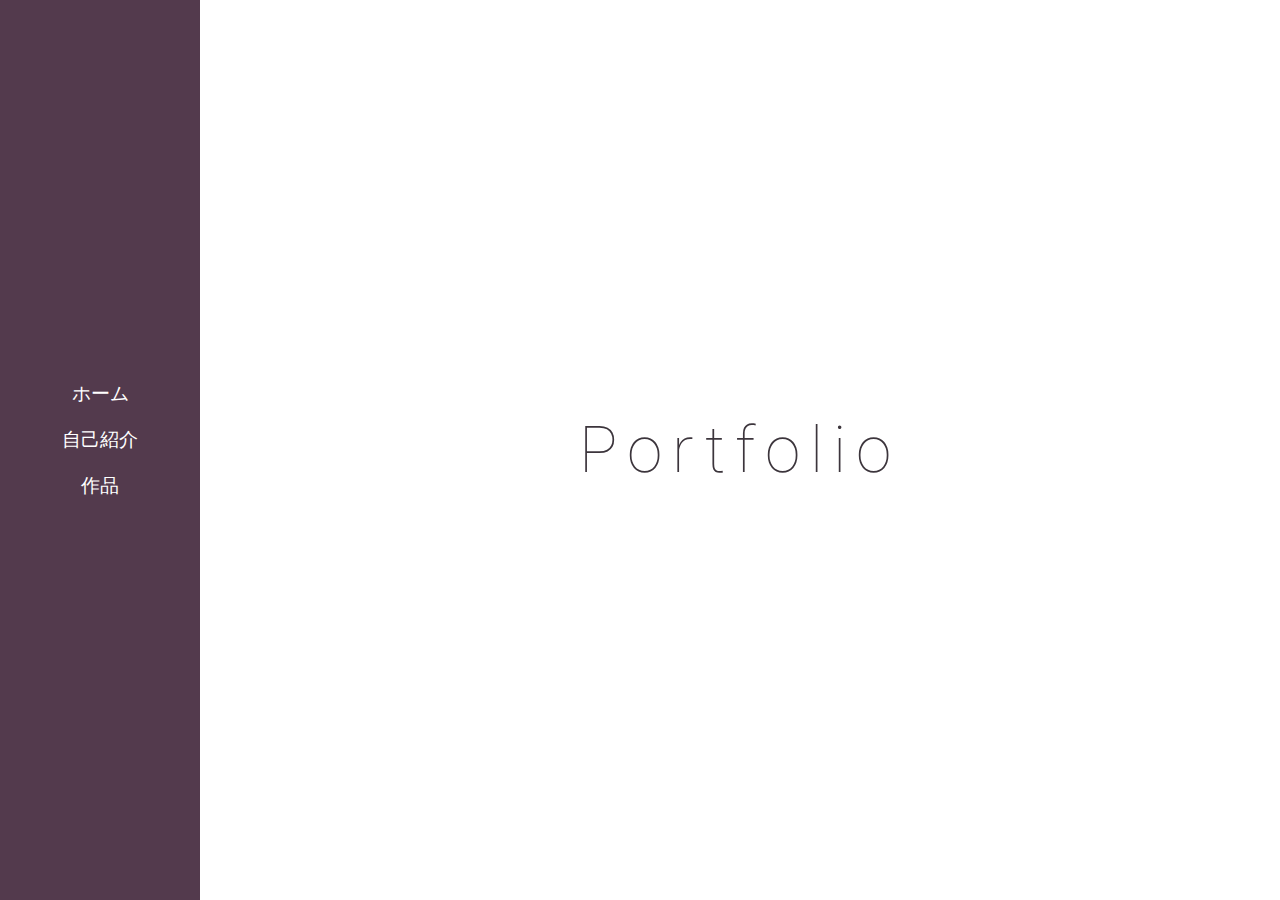
<file: index.html>
<!DOCTYPE html>
<html lang="ja">
<head>
    <meta charset="UTF-8">
    <meta name="viewport" content="width=device-width, initial-scale=1.0">
    <title>ポートフォリオ</title>
    <link rel="stylesheet" href="styles/style_home.css">
    <link href="https://fonts.googleapis.com/css2?family=Roboto:wght@700&display=swap" rel="stylesheet">
</head>

<body>
    <div class="container">
        <!-- navでリンク設定 -->
        <nav class="sidebar">
            <!--リスト-->
            <ul>
                <li><a href="#home" id="home-link">ホーム</a></li>
                <li><a href="#about" id="infroduction-link">自己紹介</a></li>
                <li><a href="#portfolio" id="work-link">作品</a></li>
            </ul>
        </nav>

        <main class="content">

            <h1 class="portfolio-title" id="portfolio-title">Portfolio</h1>
            
            <!-- 自己紹介 -->
            <section id="about-section_infroduction" class="hidden">
                <p>
                国際電子ビジネス専門学校　ITエンジニア科<div>
                ゲームプログラムコース３年制課程　在籍<div>
                宮城　響と申します。<div>
                
                専門学校では、チームや個人でのゲーム制作を通して<div>
                プログラミングを学んでおります。</div>
                </p>
            </section>

            <!-- 作品 -->
            <section id="about-section_work" class="hidden">
            <ul>
                <li><a href="#home">個人作品</a></li>
                <li><a href="#about">チーム作品</a></li>
                <li><a href="#portfolio">開発テンプレート</a></li>
            </ul>
            </section>

        </main>

    </div>
    <!-- javascriptの設定 -->
    <script src="scripts/home.js"></script>
</body>
</html>
</file>
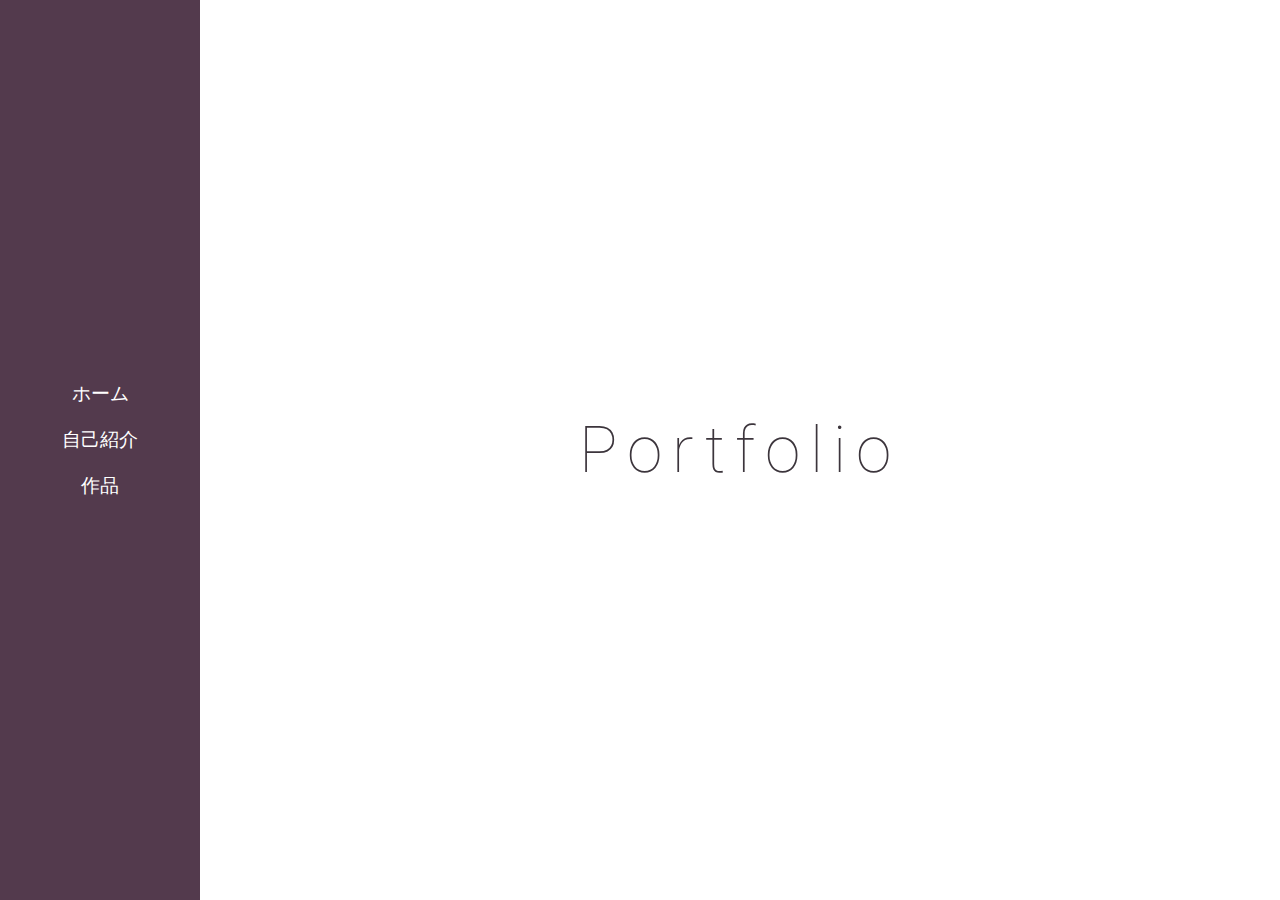
<file: site/index.html>
﻿<!DOCTYPE html>
<html lang="ja">
<head>
    <meta charset="UTF-8">
    <meta name="viewport" content="width=device-width, initial-scale=1.0">
    <title>ポートフォリオ</title>
    <link rel="stylesheet" href="../styles/style_home.css">
    <link href="https://fonts.googleapis.com/css2?family=Roboto:wght@700&display=swap" rel="stylesheet">
</head>

<body>
    <div class="container">
        <!-- navでリンク設定 -->
        <nav class="sidebar">
            <!--リスト-->
            <ul>
                <li><a href="#home" id="home-link">ホーム</a></li>
                <li><a href="#about" id="infroduction-link">自己紹介</a></li>
                <li><a href="#portfolio" id="work-link">作品</a></li> <!-- id属性を追加 -->
            </ul>
        </nav>

        <main class="content">

            <h1 class="portfolio-title" id="portfolio-title" class="not_up">Portfolio</h1> <!-- id属性を追加 -->
            
            <!-- 自己紹介 -->
            <section id="about-section_infroduction" class="hidden">
                <p>
                国際電子ビジネス専門学校　ITエンジニア科<div>
                ゲームプログラムコース３年制課程　在籍<div>
                宮城　響と申します。<div>
                
                専門学校では、チームや個人でのゲーム制作を通して<div>
                プログラミングを学んでおります。</div>
                </p>
            </section>

            <!-- 作品 -->
            <section id="about-section_work" class="hidden">
            <ul>
                <li><a href="#home">個人作品</a></li>
                <li><a href="#about">チーム作品</a></li>
                <li><a href="#portfolio">開発テンプレート</a></li>
            </ul>
            </section>

        </main>

    </div>
</body>
</html>

<script>

    document.addEventListener("DOMContentLoaded", function() {
        // 文字
        var portfolioTitle = document.getElementById('portfolio-title');
       

        var links = document.querySelectorAll('.sidebar ul li a');

        links.forEach(function(link) {
                // クリックされたなら
                link.addEventListener("click", function(event) {
                event.preventDefault(); // リンクのデフォルト動作を無効化

                var id = this.getAttribute('id'); // クリックされたリンクのID
                
                // 切替用関数
                Mode_Swich(id,portfolioTitle);
        });

    }); 

});
    
    // 表示切替用の関数
    // 1クリックしたリンクのID 2項目文字
    const Mode_Swich = (ID,title) =>
    {
        // クリック項目の表示と非表示を管理する変数
        var aboutSection = [document.getElementById('about-section_work'),
                            document.getElementById('about-section_infroduction')];

        // ホームがクリックされていればifに入らないので元の表示に戻る
        title.textContent = "Portfolio"; 

        // （下記は余裕があれば関数化する）
        // IDがportfolio-link（「作品」がクリックされたなら）
        if(ID == "work-link")
        {
        // ポートフォリオのタイトルのテキストを変更
        title.textContent = "Work"; 
        // hiddenを消すことで表示する
        aboutSection[0].classList.remove('hidden'); 
        }
        // クリックされていないかつhiddenになっていないなら
        else if(aboutSection[0].classList != 'hidden')
        {
        // hiddenをつけたし非表示にする
        aboutSection[0].classList.add('hidden'); 
        
        }

        // 自己紹介がクリックされたなら
        if(ID == "infroduction-link")
        {
        // ポートフォリオのタイトルのテキストを変更
        title.textContent = "Infroduction"; 
        // hiddenを消すことで表示する
        aboutSection[1].classList.remove('hidden'); 
        }
        // クリックされていないかつhiddenになっていないなら
        else if(aboutSection[1].classList != 'hidden')
        {
        // hiddenをつけたし非表示にする
        aboutSection[1].classList.add('hidden'); 
        
        }

    }

</script>
</file>
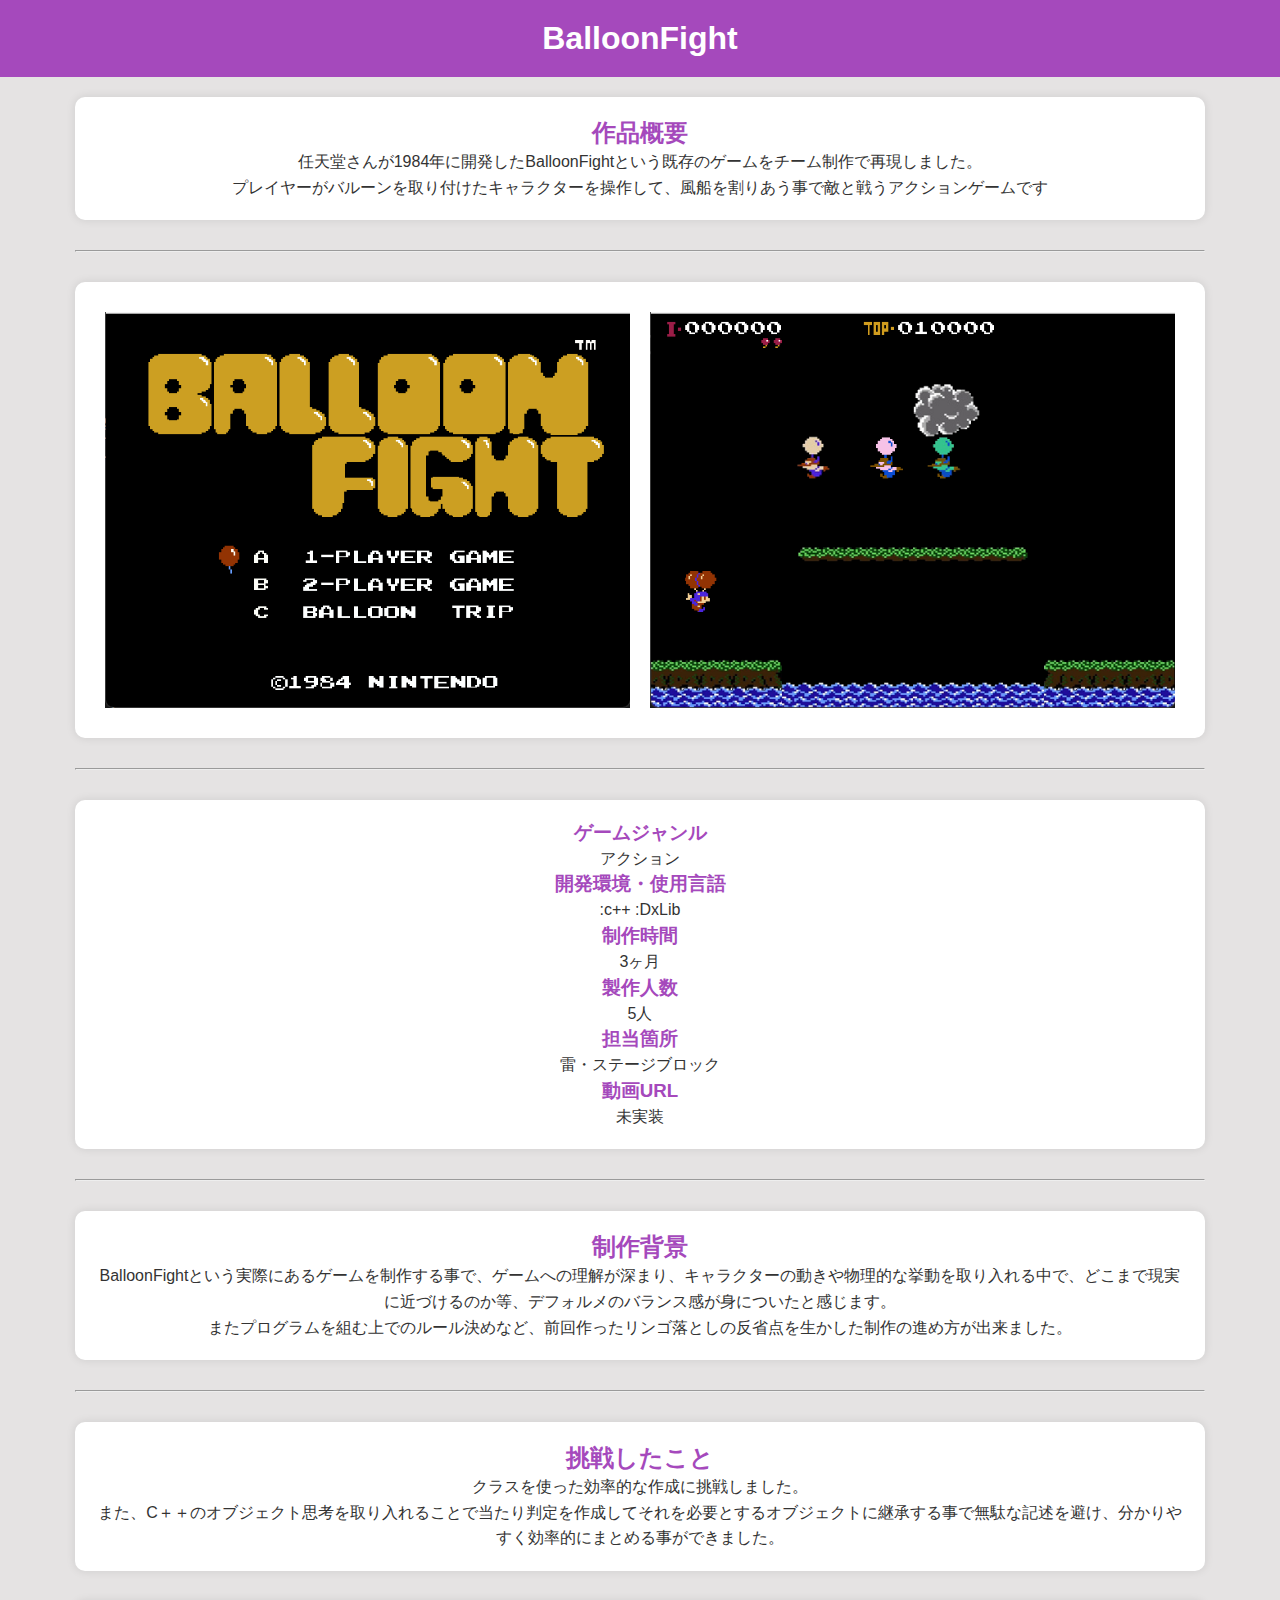
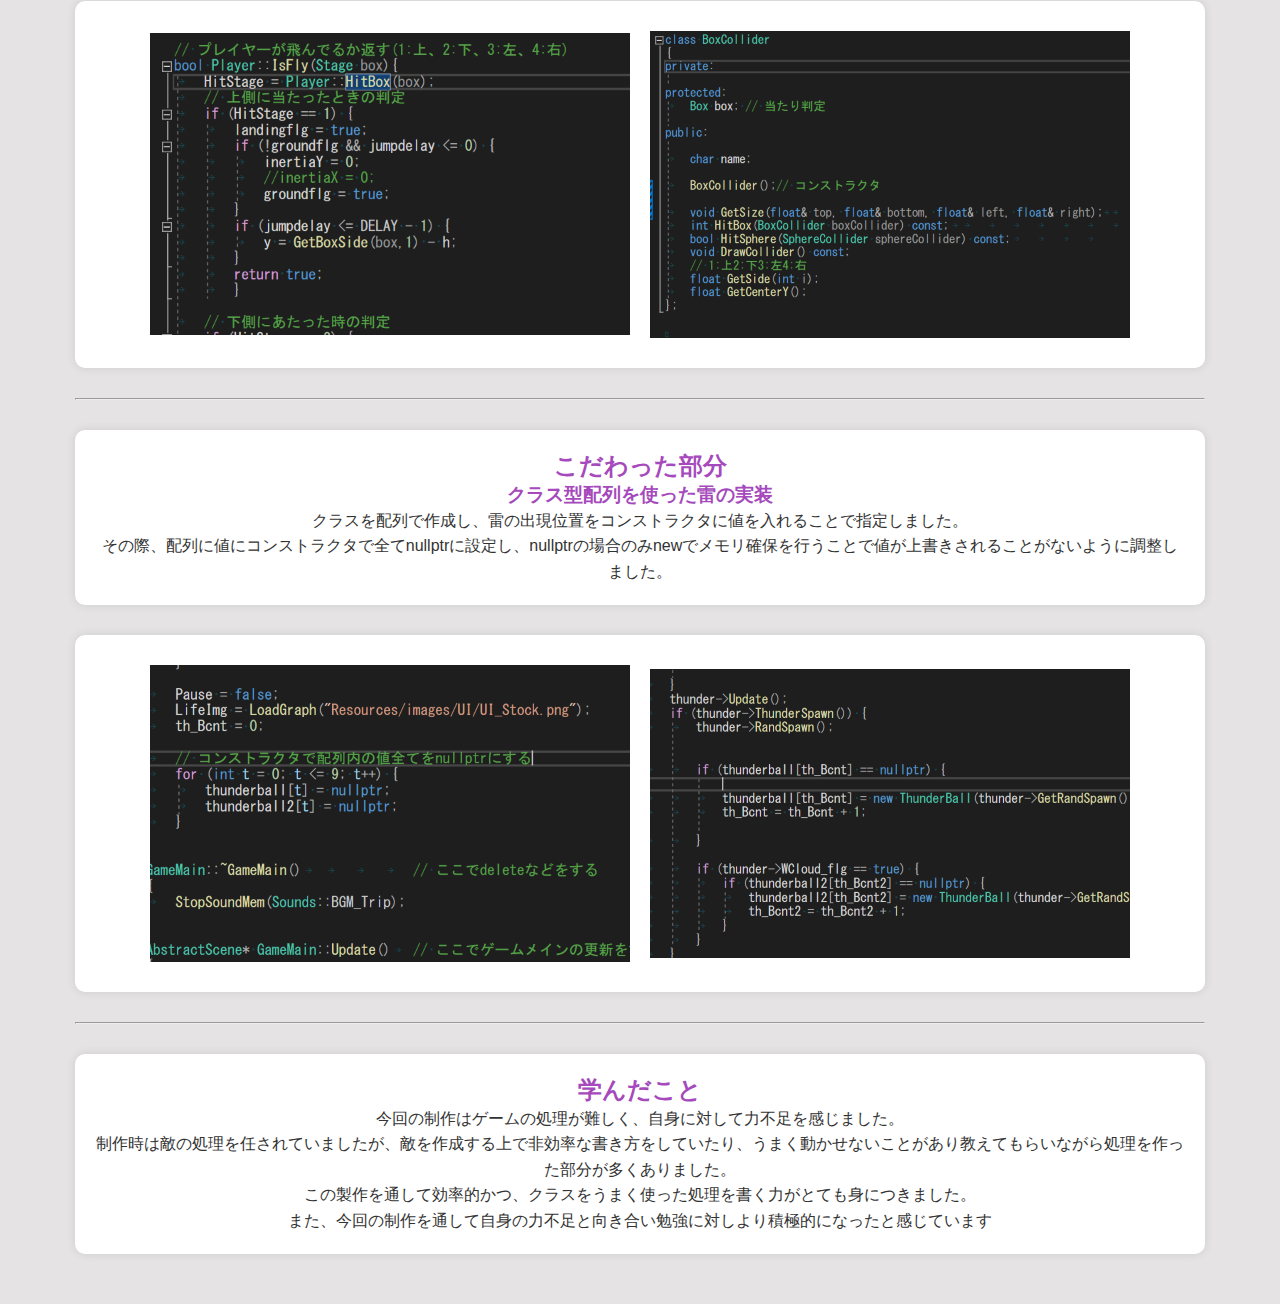
<file: site/BullonFight.html>
﻿<!DOCTYPE html>
<html lang="ja">
<head>
    <meta charset="utf-8" />
    <meta name="viewport" content="width=device-width, initial-scale=1.0">
    <link rel="stylesheet" href="../styles/profile.css" />
    <link rel="stylesheet" href="../styles/vendors/swiper-bundle.min.css" />
    <title>pot</title>
</head>

<body>
    <header>
        <h1>BalloonFight</h1>
    </header>

    <div class="container">
        <div class="section headline">
            <h2>作品概要</h2>
            <p>任天堂さんが1984年に開発したBalloonFightという既存のゲームをチーム制作で再現しました。<br>
            プレイヤーがバルーンを取り付けたキャラクターを操作して、風船を割りあう事で敵と戦うアクションゲームです</p>
        </div>

        <hr class="Horizon" />

        <div class="section GameImg">
            <img src="../images/BalloonFight.png" alt="タイトル画像">
            <img src="../images/BF_game.png" alt="ゲーム画像">
        </div>

        <hr class="Horizon" />

        <div class="section overview">
            <h3>ゲームジャンル</h3>
            <p>アクション</p>
            <h3>開発環境・使用言語</h3>
            <p>:c++ :DxLib</p>
            <h3>制作時間</h3>
            <p>3ヶ月</p>
            <h3>製作人数</h3>
            <p>5人</p>
            <h3>担当箇所</h3>
            <p>雷・ステージブロック</p>
            <h3>動画URL</h3>
            <p>未実装</p>
        </div>

        <hr class="Horizon" />

        <div class="section production">
            <h2>制作背景</h2>
            <p>BalloonFightという実際にあるゲームを制作する事で、ゲームへの理解が深まり、キャラクターの動きや物理的な挙動を取り入れる中で、どこまで現実に近づけるのか等、デフォルメのバランス感が身についたと感じます。<br>
            またプログラムを組む上でのルール決めなど、前回作ったリンゴ落としの反省点を生かした制作の進め方が出来ました。</p>
        </div>

        <hr class="Horizon" />

        <div class="section challenge">
            <h2>挑戦したこと</h2>
            <p>クラスを使った効率的な作成に挑戦しました。<br>
            また、C＋＋のオブジェクト思考を取り入れることで当たり判定を作成してそれを必要とするオブジェクトに継承する事で無駄な記述を避け、分かりやすく効率的にまとめる事ができました。</p>
        </div>

        <div class="section GameImg">
            <img src="../images/BFcode2.png" alt="雷の処理">
            <img src="../images/BFcode.png" alt="雷の処理">
        </div>

        <hr class="Horizon" />

        <div class="section introduction">
            <h2>こだわった部分</h2>
            <h3>クラス型配列を使った雷の実装</h3>
            <p>クラスを配列で作成し、雷の出現位置をコンストラクタに値を入れることで指定しました。<br>
            その際、配列に値にコンストラクタで全てnullptrに設定し、nullptrの場合のみnewでメモリ確保を行うことで値が上書きされることがないように調整しました。</p>
        </div>

        <div class="section GameImg">
            <img src="../images/雷a.png" alt="雷の処理">
            <img src="../images/雷p.png" alt="雷の処理">
        </div>

        <hr class="Horizon" />

        <div class="section learn">
            <h2>学んだこと</h2>
            <p>今回の制作はゲームの処理が難しく、自身に対して力不足を感じました。<br>
            制作時は敵の処理を任されていましたが、敵を作成する上で非効率な書き方をしていたり、うまく動かせないことがあり教えてもらいながら処理を作った部分が多くありました。<br>
            この製作を通して効率的かつ、クラスをうまく使った処理を書く力がとても身につきました。<br>
            また、今回の制作を通して自身の力不足と向き合い勉強に対しより積極的になったと感じています</p>
        </div>
    </div>
</body>
</html>
<script>

document.addEventListener("DOMContentLoaded", function() {
    const headings = document.querySelectorAll("h2");

    window.addEventListener("scroll", function() {
        headings.forEach(function(heading) {
            if (isElementInViewport(heading)) {
                heading.classList.add("fadeIn");
            } else {
                heading.classList.remove("fadeIn");
            }
        });
    });

    function isElementInViewport(el) {
        const rect = el.getBoundingClientRect();
        return (
            rect.top >= 0 &&
            rect.left >= 0 &&
            rect.bottom <= (window.innerHeight || document.documentElement.clientHeight) &&
            rect.right <= (window.innerWidth || document.documentElement.clientWidth)
        );
    }
});
</script>
</file>
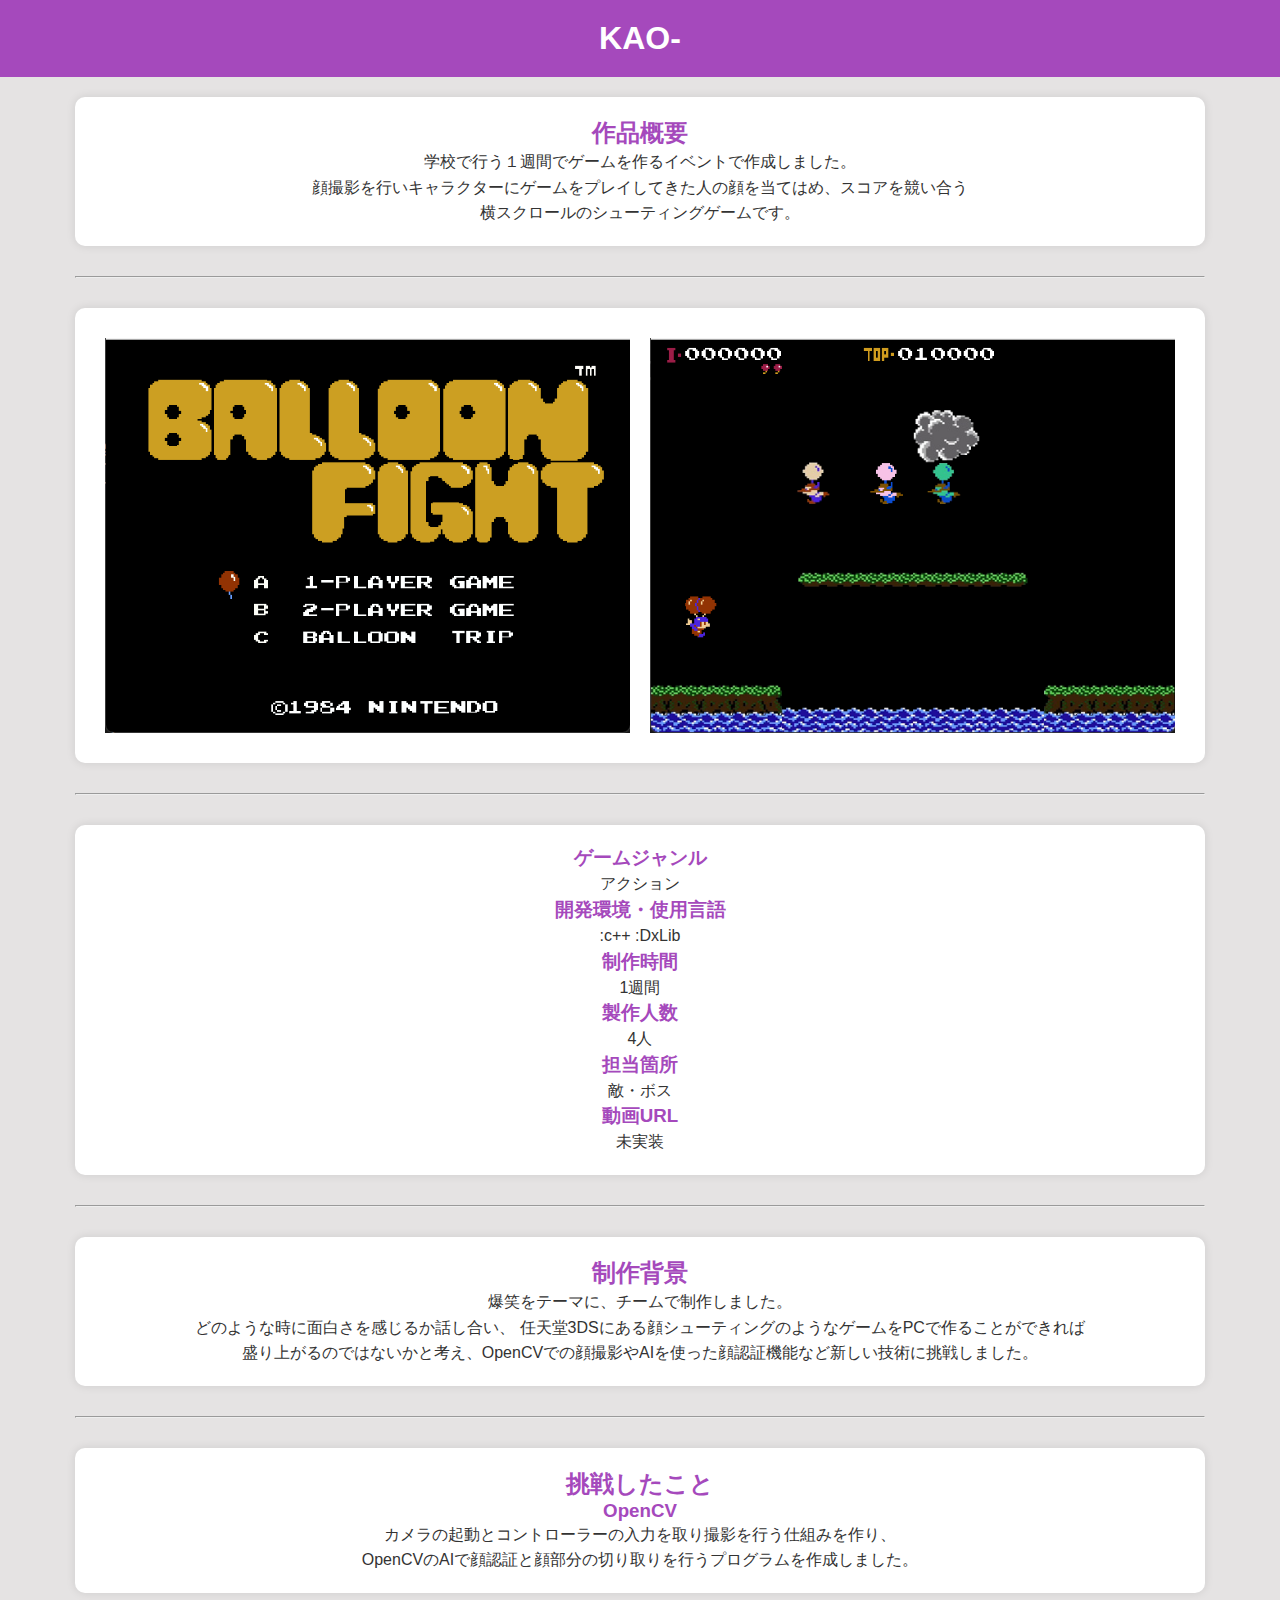
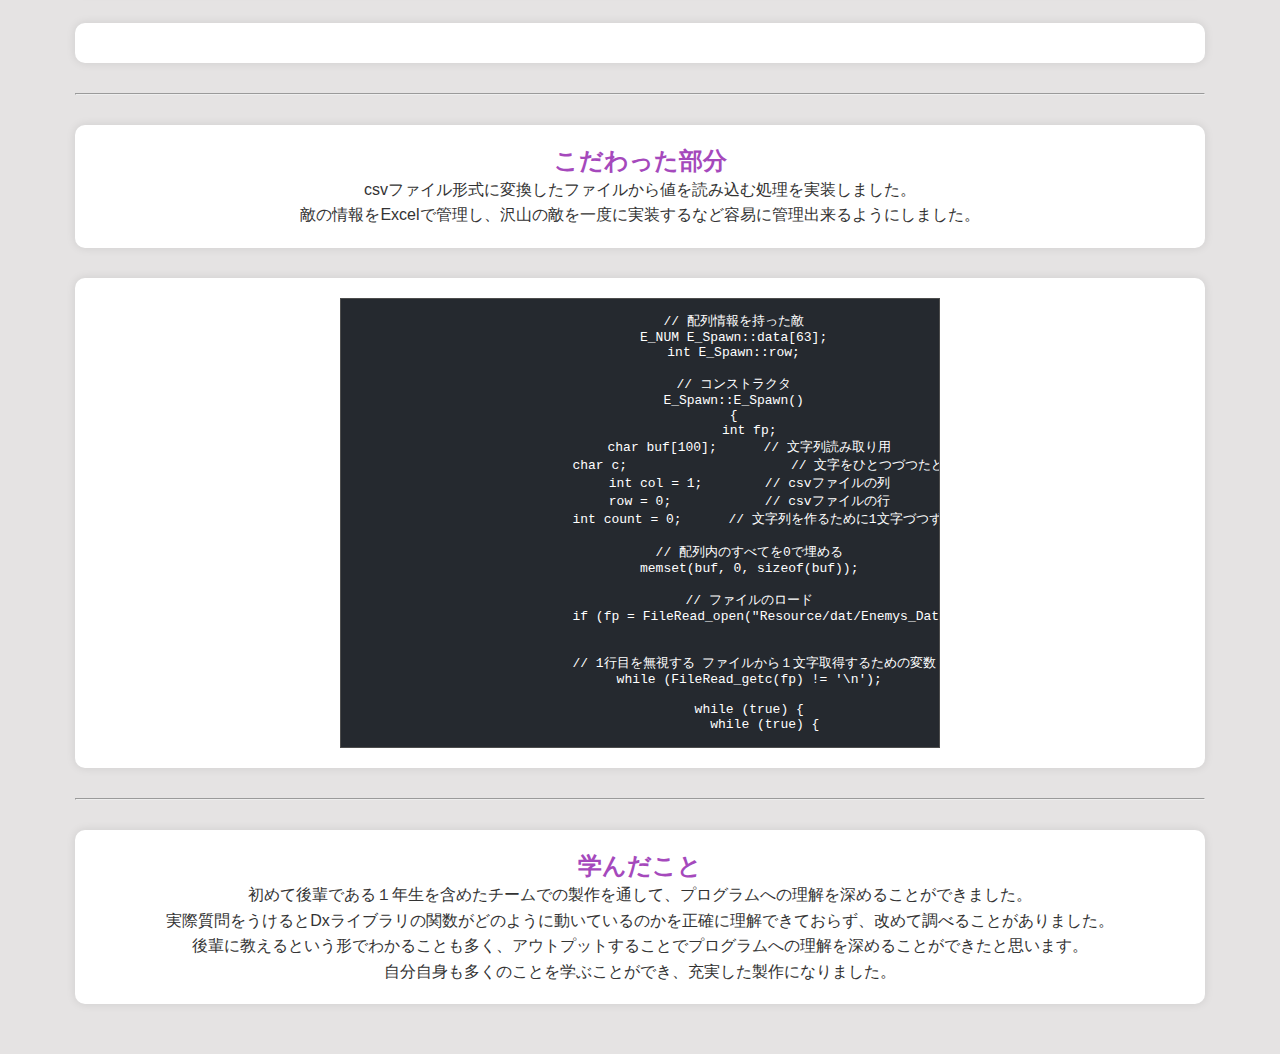
<file: site/KAO-.html>
﻿<!DOCTYPE html>
<html lang="ja">
<head>
    <meta charset="utf-8" />
    <meta name="viewport" content="width=device-width, initial-scale=1.0">
    <link rel="stylesheet" href="../styles/profile.css" />
    <link rel="stylesheet" href="../styles/vendors/swiper-bundle.min.css" />
    <title>pot</title>
</head>

<body>
    <header>
        <h1>KAO-</h1>
    </header>

    <div class="container">
        <div class="section headline">
            <h2>作品概要</h2>
            <p>
                学校で行う１週間でゲームを作るイベントで作成しました。<br>
                顔撮影を行いキャラクターにゲームをプレイしてきた人の顔を当てはめ、スコアを競い合う<br>
                横スクロールのシューティングゲームです。
            </p>
        </div>

        <hr class="Horizon" />

        <div class="section GameImg">
            <img src="../images/BalloonFight.png" alt="タイトル画像">
            <img src="../images/BF_game.png" alt="ゲーム画像">
        </div>

        <hr class="Horizon" />

        <div class="section overview">
            <h3>ゲームジャンル</h3>
            <p>アクション</p>
            <h3>開発環境・使用言語</h3>
            <p>:c++ :DxLib</p>
            <h3>制作時間</h3>
            <p>1週間</p>
            <h3>製作人数</h3>
            <p>4人</p>
            <h3>担当箇所</h3>
            <p>敵・ボス</p>
            <h3>動画URL</h3>
            <p>未実装</p>
        </div>

        <hr class="Horizon" />

        <div class="section production">
            <h2>制作背景</h2>
            <p>
                爆笑をテーマに、チームで制作しました。<br>
                どのような時に面白さを感じるか話し合い、
                任天堂3DSにある顔シューティングのようなゲームをPCで作ることができれば<br>
                盛り上がるのではないかと考え、OpenCVでの顔撮影やAIを使った顔認証機能など新しい技術に挑戦しました。
            </p>
        </div>

        <hr class="Horizon" />

        <div class="section challenge">
            <h2>挑戦したこと</h2>
            <h3>OpenCV</h3>
            <p>
                カメラの起動とコントローラーの入力を取り撮影を行う仕組みを作り、<br>
                OpenCVのAIで顔認証と顔部分の切り取りを行うプログラムを作成しました。
            </p>
        </div>
       
        <div class="section GameImg">

        </div>

        <hr class="Horizon" />

        <div class="section introduction">
            <h2>こだわった部分</h2>
            <p>
            csvファイル形式に変換したファイルから値を読み込む処理を実装しました。<br>
            敵の情報をExcelで管理し、沢山の敵を一度に実装するなど容易に管理出来るようにしました。
            </p>

           

        </div>

            

        <div class="section GameImg">
            <div class="kodawari">
                <code>
                    <pre>
                        // 配列情報を持った敵
                        E_NUM E_Spawn::data[63];
                        int E_Spawn::row;
                        
                        // コンストラクタ
                        E_Spawn::E_Spawn()
                        {
                            int fp;
                            char buf[100];	// 文字列読み取り用
                            char c;			// 文字をひとつづつたどっていくための変数
                            int col = 1;	// csvファイルの列
                            row = 0;		// csvファイルの行
                            int count = 0;	// 文字列を作るために1文字づつずらしていく
                        
                            // 配列内のすべてを0で埋める
                            memset(buf, 0, sizeof(buf));
                        
                            // ファイルのロード
                            if (fp = FileRead_open("Resource/dat/Enemys_Data.csv"));
                        
                        
                            // 1行目を無視する ファイルから１文字取得するための変数
                            while (FileRead_getc(fp) != '\n');
                        
                            while (true) {
                                while (true) {
                        
                                    // ファイルの1文字を取得を繰り返し、文字列にする
                                    c = FileRead_getc(fp);
                                    buf[count] = c;
                        
                                    // カンマ、改行、EOFならループを抜ける
                                    if (c == ',' || c == '\n' || c == EOF) {
                                        buf[count] = '\0';
                                        break;
                                    }
                                    count++;
                                }
                        
                                switch (col) {
                        
                                    // X座標
                                case 1:
                        
                                    data[row].location_x = atoi(buf);
                                    break;
                        
                                    // Y座標
                                case 2:
                                    data[row].location_y = atoi(buf);
                                    break;
                        
                                    // 半径
                                case 3:
                                    data[row].radius = atoi(buf);
                                    break;
                        
                                    // 敵スピード
                                case 4:
                                    data[row].speed = atoi(buf);
                                    break;
                        
                                    // 弾のスピード
                                case 5:
                                    data[row].bullet_speed = atoi(buf);
                                    break;
                        
                                    // スコア
                                case 6:
                                    data[row].score = atoi(buf);
                                    break;
                        
                                    // HP
                                case 7:
                                    data[row].hp = atoi(buf);
                                    break;
                        
                                    // 出現時間
                                case 8:
                                    data[row].time = atoi(buf);
                                    break;
                                }
                                // 文字列を作る	bufをまた0で埋めておく
                                memset(buf, 0, sizeof(buf));
                        
                                // EOFならoutに飛ぶ
                                // EOFがない限り永遠にループする
                                if (c == EOF) {
                                    goto out;
                                }
                        
                                // EOF通らなかったなら読み込む位置を初期化して次の列を読む
                                count = 0;
                                col++;
                        
                                // 改行なら次の行に行く
                                if (c == '\n') {
                                    col = 1;
                                    ++row;
                                }
                                // またループの一番初めに戻る
                            }
                        
                        out:
                            FileRead_close(fp);
                        }
                        
                 </pre>
                </code>
            <!--Excel画像-->
                
            <!--Excel画像-->
        </div>
        </div>

        <hr class="Horizon" />

        <div class="section learn">
            <h2>学んだこと</h2>
            <p>
                初めて後輩である１年生を含めたチームでの製作を通して、プログラムへの理解を深めることができました。<br>
                実際質問をうけるとDxライブラリの関数がどのように動いているのかを正確に理解できておらず、改めて調べることがありました。<br>
                後輩に教えるという形でわかることも多く、アウトプットすることでプログラムへの理解を深めることができたと思います。<br>
                自分自身も多くのことを学ぶことができ、充実した製作になりました。<br>
            </p>
        </div>
    </div>
</body>
</html>
<script>

document.addEventListener("DOMContentLoaded", function() {
    const headings = document.querySelectorAll("h2");

    window.addEventListener("scroll", function() {
        headings.forEach(function(heading) {
            if (isElementInViewport(heading)) {
                heading.classList.add("fadeIn");
            } else {
                heading.classList.remove("fadeIn");
            }
        });
    });

    function isElementInViewport(el) {
        const rect = el.getBoundingClientRect();
        return (
            rect.top >= 0 &&
            rect.left >= 0 &&
            rect.bottom <= (window.innerHeight || document.documentElement.clientHeight) &&
            rect.right <= (window.innerWidth || document.documentElement.clientWidth)
        );
    }
});
</script>
</file>
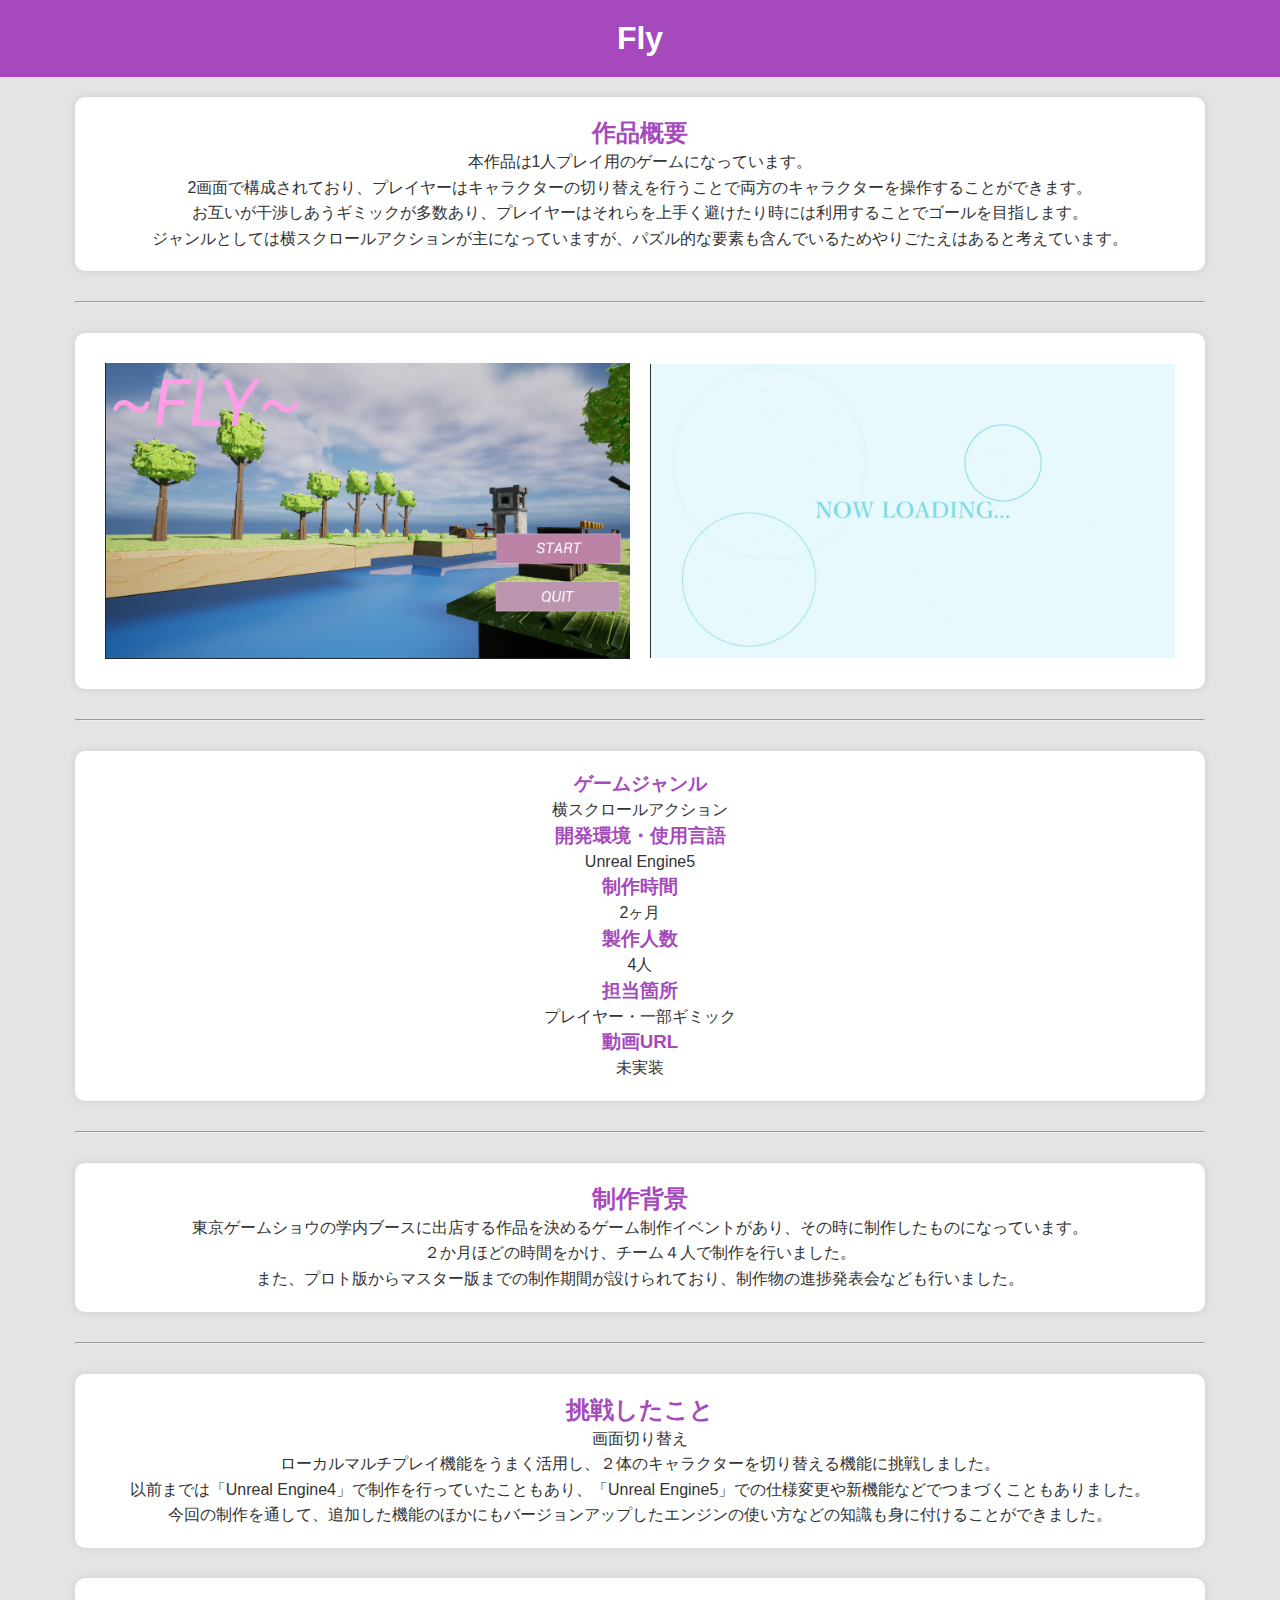
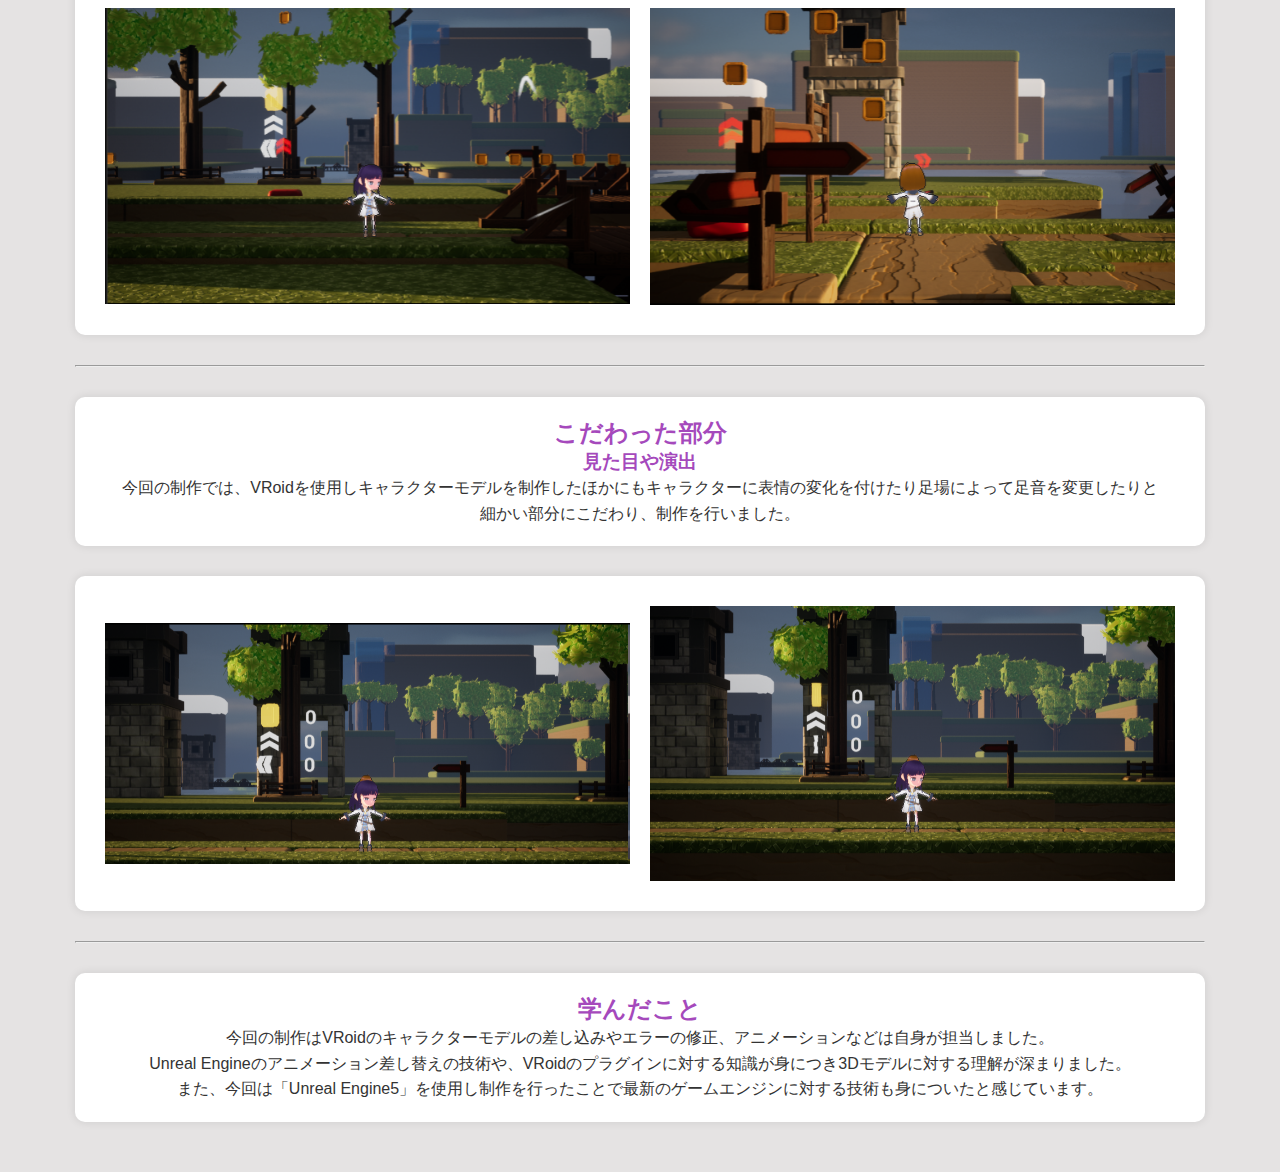
<file: site/TGS_Fly.html>
﻿<!DOCTYPE html>
<html lang="ja">
<head>
    <meta charset="utf-8" />
    <meta name="viewport" content="width=device-width, initial-scale=1.0">
    <link rel="stylesheet" href="../styles/profile.css" />
    <link rel="stylesheet" href="../styles/vendors/swiper-bundle.min.css" />
    <title>pot</title>
</head>

<body>
    <header>
        <h1>Fly</h1>
    </header>

    <div class="container">
        <div class="section headline">
            <h2>作品概要</h2>
             <p>
                本作品は1人プレイ用のゲームになっています。<br>
                2画面で構成されており、プレイヤーはキャラクターの切り替えを行うことで両方のキャラクターを操作することができます。<br>
                お互いが干渉しあうギミックが多数あり、プレイヤーはそれらを上手く避けたり時には利用することでゴールを目指します。<br>
                ジャンルとしては横スクロールアクションが主になっていますが、パズル的な要素も含んでいるためやりごたえはあると考えています。
            </p>
        </div>

        <hr class="Horizon" />

        <div class="section GameImg">
            <img src="../images/Title.png" alt="タイトル画像">
            <img src="../images/Rowling.png" alt="ゲーム画像">
        </div>

        <hr class="Horizon" />

        <div class="section overview">
            <h3>ゲームジャンル</h3>
            <p>横スクロールアクション</p>
            <h3>開発環境・使用言語</h3>
            <p>Unreal Engine5</p>
            <h3>制作時間</h3>
            <p>2ヶ月</p>
            <h3>製作人数</h3>
            <p>4人</p>
            <h3>担当箇所</h3>
            <p>プレイヤー・一部ギミック</p>
            <h3>動画URL</h3>
            <p>未実装</p>
        </div>

        <hr class="Horizon" />

        <div class="section production">
            <h2>制作背景</h2>
            <p>
                東京ゲームショウの学内ブースに出店する作品を決めるゲーム制作イベントがあり、その時に制作したものになっています。<br>
                ２か月ほどの時間をかけ、チーム４人で制作を行いました。<br>
                また、プロト版からマスター版までの制作期間が設けられており、制作物の進捗発表会なども行いました。
            </p>
        </div>

        <hr class="Horizon" />

        <div class="section challenge">
            <h2>挑戦したこと</h2>
             <p>画面切り替え<br>
                ローカルマルチプレイ機能をうまく活用し、２体のキャラクターを切り替える機能に挑戦しました。<br>
                以前までは「Unreal Engine4」で制作を行っていたこともあり、「Unreal Engine5」での仕様変更や新機能などでつまづくこともありました。<br>
                今回の制作を通して、追加した機能のほかにもバージョンアップしたエンジンの使い方などの知識も身に付けることができました。
            </p>
        </div>

        <div class="section GameImg">
            <img src="../images/player1.png" alt="雷の処理">
            <img src="../images/player2.png" alt="雷の処理">
        </div>

        <hr class="Horizon" />

        <div class="section introduction">
            <h2>こだわった部分</h2>
            <h3>見た目や演出</h3>
             <p>
                今回の制作では、VRoidを使用しキャラクターモデルを制作したほかにもキャラクターに表情の変化を付けたり足場によって足音を変更したりと<br>
                細かい部分にこだわり、制作を行いました。<br>
            </p>
        </div>

        <div class="section GameImg">
            <img src="../images/P1.png" alt="雷の処理">
            <img src="../images/P2.png" alt="雷の処理">
        </div>

        <hr class="Horizon" />

        <div class="section learn">
            <h2>学んだこと</h2>
             <p>
                今回の制作はVRoidのキャラクターモデルの差し込みやエラーの修正、アニメーションなどは自身が担当しました。<br>
                Unreal Engineのアニメーション差し替えの技術や、VRoidのプラグインに対する知識が身につき3Dモデルに対する理解が深まりました。<br>
                また、今回は「Unreal Engine5」を使用し制作を行ったことで最新のゲームエンジンに対する技術も身についたと感じています。
            </p>
        </div>
    </div>
</body>
</html>
<script>

document.addEventListener("DOMContentLoaded", function() {
    const headings = document.querySelectorAll("h2");

    window.addEventListener("scroll", function() {
        headings.forEach(function(heading) {
            if (isElementInViewport(heading)) {
                heading.classList.add("fadeIn");
            } else {
                heading.classList.remove("fadeIn");
            }
        });
    });

    function isElementInViewport(el) {
        const rect = el.getBoundingClientRect();
        return (
            rect.top >= 0 &&
            rect.left >= 0 &&
            rect.bottom <= (window.innerHeight || document.documentElement.clientHeight) &&
            rect.right <= (window.innerWidth || document.documentElement.clientWidth)
        );
    }
});
</script>
</file>
<file: styles/style_home.css>
/*
[メモ]
flex　→　親要素に対して子要素を横並びにする機能
display: flexで有効にすることができる
*/


/* 基本のスタイルを設定 */
body {
    font-family: Arial, sans-serif;     /* 全体フォントを設定 */
    margin: 0;                          
    padding: 0;
    background-color: #f4f4f4e0;
    color: #533a4d;                      /* 文字色を設定 */
    display: flex;
    height: 100vh;                      /* 高さに合わせる */
  }
  
  /* 全体 */
  .container {
    display: flex;
    width: 100%;    /* 幅 */
  }
  
  /* サイドバー */
  .sidebar {
   
    background-color: #533a4d; 
    color: #fff; 
    width: 200px; 
    padding: 20px; 
    box-sizing: border-box;  /* ボックスサイズでボーダーを含む */
    display: flex; /* Flexbox を使って中央揃えにする */
    justify-content: center; /* 中央揃えにする */
    align-items: center; /* 垂直方向も中央揃えにする */
  }
  
  /* サイドバー内のリスト */
  .sidebar ul {
    list-style: none;
    padding: 0; 
    margin: 0;
    text-align: center; /* 文字を中央揃えにする */
  }
  
  /* リストアイテム*/
  .sidebar ul li {
    margin-bottom: 20px;  /* 下部マージンを設定 */
  }
  
  /* リスト内のリンク */
  
  .sidebar ul li a {
    color: #fff; 
    text-decoration: none; /* 下線を非表示にする */
    font-size: 1.2em;       /* フォントサイズを設定 */
  }
  
  /* メインコンテンツ */
  .content {
    flex: 1;
    display: flex;
    justify-content: center;  /* 中央揃えにする */
    align-items: center;      /* 垂直方向中央揃え */
    background-color: #fff;
  }
  
  /* 文字部分　*/
.portfolio-title {
    font-family: 'Roboto', sans-serif; /* フォント設定 */
    font-size: 4em;                    /* フォントサイズ */
    color: #3c353c;
    font-weight: 100;
    letter-spacing:10px;               /* 文字の幅 */
    transform: translateY(0px);
}

/* アニメーション用 */
.portfolio-title.anim {
  animation-name:Anime;
  animation-duration:3s ;/* アニメーション再生*/
  animation-fill-mode:forwards;
}



/* 非表示 */
.hidden {
    display: none;
}

.profile-img {
    max-width: 100%;
    height: auto;
    border-radius: 50%;
    margin-bottom: 20px;
}

/* 自己紹介 */
#about-section_infroduction{
    color: #3c353c;
    margin-left: 100px;
}

/* タイトル文字用 */
@keyframes Anime {
  0%{
      transform: translateY(50px);
      opacity:0;
    }
  
  100%{
      transform: translateY(0px);
      opacity:1;
    }
}
</file>
<file: styles/profile.css>
﻿
* {
    margin: 0;
    padding: 0;
    box-sizing: border-box;
}

body {
    font-family: Arial, sans-serif;
    background-color: #e5e3e3;
}

header {
    background-color: #a549bc;
    text-align: center;
    padding: 20px 0;
    color: #fff;
}

.container {
    max-width: 1170px;
    margin: 0 auto;
    padding: 20px;
}

.section {
    text-align: center;
    background-color: #fff;
    padding: 20px;
    margin-bottom: 30px;
    border-radius: 10px;
    box-shadow: 0 0 10px rgba(0, 0, 0, 0.1);
}

.section h2, .section h3 {
    color: #a549bc;
}

.section p {
    color: #333;
    line-height: 1.6;
}

.GameImg {
    display: flex;
    justify-content: center;
    align-items: center;
    flex-wrap: wrap;
    margin-bottom: 20px;
}

.GameImg img {
    max-width: calc(50% - 20px);
    margin: 10px;
}

.Horizon {
    width: 100%;
    margin: 30px 0;
}
.kodawari{
display: flex;
}
/*ここからコードに対するデザイン*/
pre {
    width:600px;
    height: 450px;
    size: 1000px;
    
    overflow: scroll;               /*文字が枠外にはみ出た場合スクロールバーをつける*/
    padding: 1em;                   /* 内側の余白 */
    
    border: solid 1px #4d4d4d;  /* 枠線（枠線を濃い黒に） */
    background: #25292f;        /* 背景色（背景を黒に） */
    color: #fff;                /* 文字色（文字を白に） */
    }
/*ここまでコードに対するデザイン*/
/*ここからExcel写真*/
.kodawari img{
    width: 1000px;
    size: 1000px;
}
/*ここまでExcel写真*/
.image-container {
    width: 1000px;
    size: 1000px;
    overflow: scroll; /* はみ出した部分にスクロールバーを表示 */
  }
  
  /* 動画に対する処理 */
  .video-frame {
    border: 10px solid #ba7cca; /* フレームを作成 */
    max-width: 600px; /* 最大幅を設定 */
    margin: 20px auto; /* 中央配置と余白設定 */
    overflow: hidden; /* コンテンツがフレームを超えないように */
  }
  
  video {
    display: block;
    width: 100%; /* コンテンツがフレーム内にフィットするように */
    height: auto;
  }
  /* 動画に対する処理 */

/*ここからアニメーションに対するデザイン*/
.fadeIn {
    animation: fadeIn 0.5s ease-in-out;
}

@keyframes fadeIn {
    0% {
        opacity: 0;
        transform: translateY(20px);
    }
    100% {
        opacity: 1;
        transform: translateY(0);
    }
}
/*ここまでアニメーションに対するデザイン*/
</file>
